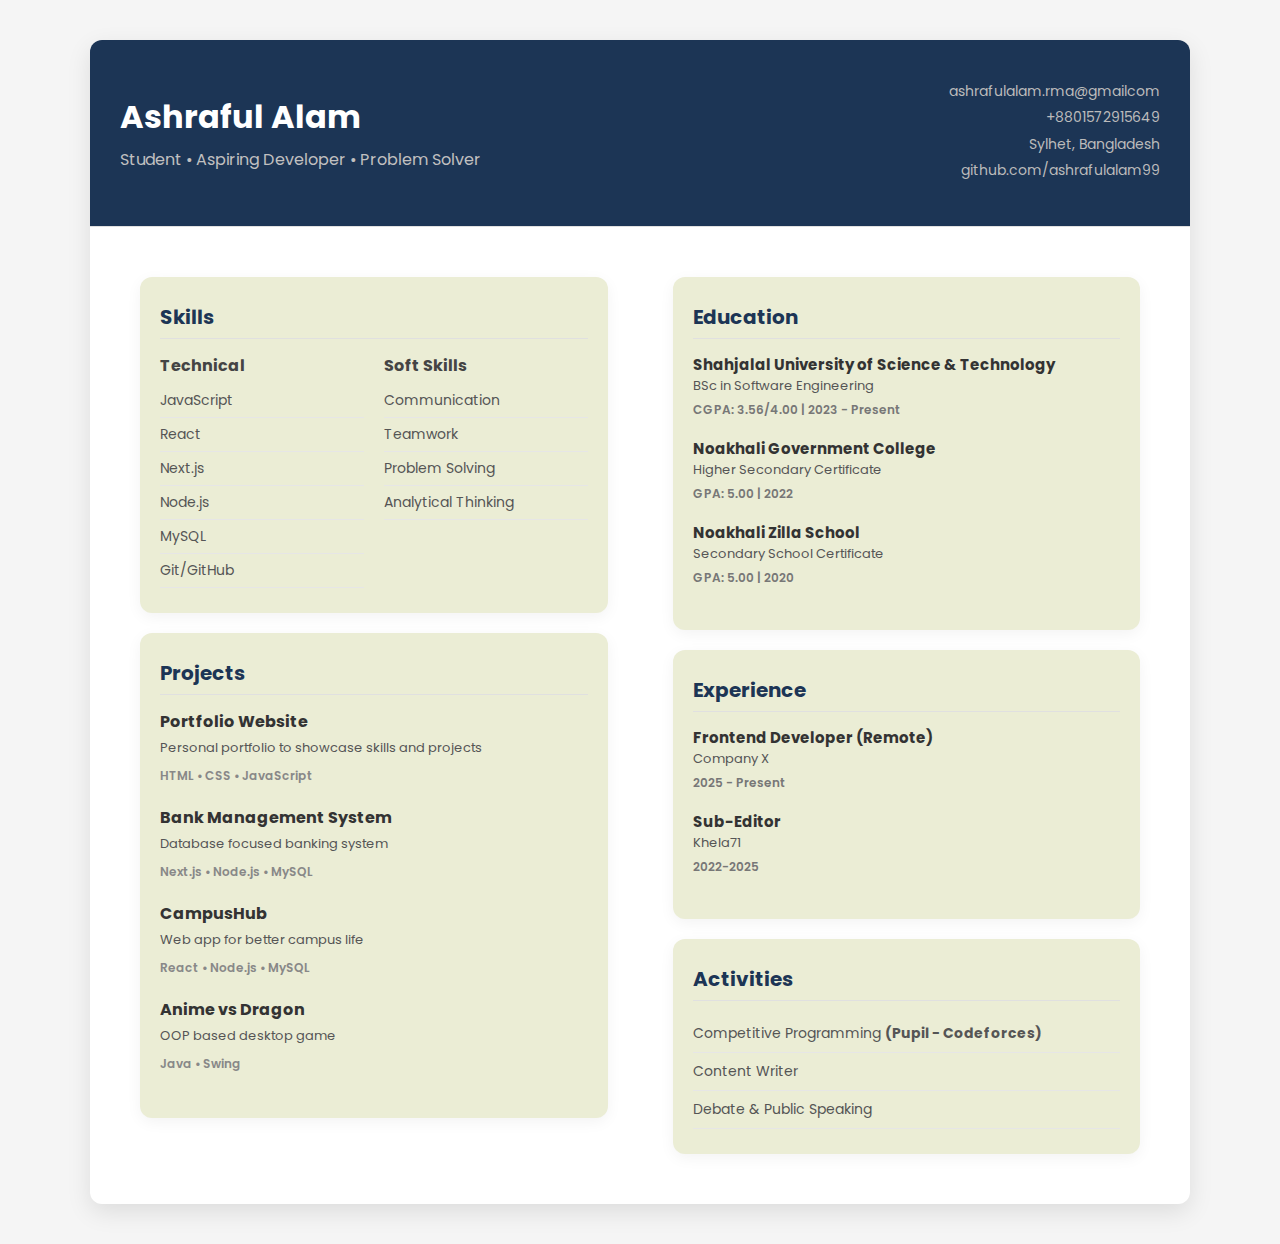
<file: index.html>
<!DOCTYPE html>
<html lang="en">

<head>
    <meta charset="UTF-8">
    <meta name="viewport" content="width=device-width, initial-scale=1.0">
    <title>Ashraful Alam CV</title>
    <link rel="stylesheet" href="resume.css">
    <link href="https://fonts.googleapis.com/css2?family=Poppins:wght@300;400;600;700&display=swap" rel="stylesheet">
</head>

<body>

    <div class="container">

        <!-- Header with name, title, and contact info -->
        <header class="header">
            <div>
                <h1>Ashraful Alam</h1>
                <p class="title">Student • Aspiring Developer • Problem Solver</p>
            </div>

            <div class="contact">
                <p>ashrafulalam.rma@gmailcom</p>
                <p>+8801572915649</p>
                <p>Sylhet, Bangladesh</p>
                <p>github.com/ashrafulalam99</p>
            </div>
        </header>

        <main class="main">

            <section class="left">

                <div class="card">
                    <h2>Skills</h2>
                    <div class="skills">
                        <div>
                            <h4>Technical</h4>
                            <ul>
                                <li>JavaScript</li>
                                <li>React</li>
                                <li>Next.js</li>
                                <li>Node.js</li>
                                <li>MySQL</li>
                                <li>Git/GitHub</li>
                            </ul>
                        </div>

                        <div>
                            <h4>Soft Skills</h4>
                            <ul>
                                <li>Communication</li>
                                <li>Teamwork</li>
                                <li>Problem Solving</li>
                                <li>Analytical Thinking</li>
                            </ul>
                        </div>
                    </div>
                </div>

                <!-- List of personal projects -->
                <div class="card">
                    <h2>Projects</h2>

                    <div class="project">
                        <h4>Portfolio Website</h4>
                        <p>Personal portfolio to showcase skills and projects</p>
                        <span>HTML • CSS • JavaScript</span>
                    </div>

                    <div class="project">
                        <h4>Bank Management System</h4>
                        <p>Database focused banking system</p>
                        <span>Next.js • Node.js • MySQL</span>
                    </div>

                    <div class="project">
                        <h4>CampusHub</h4>
                        <p>Web app for better campus life</p>
                        <span>React • Node.js • MySQL</span>
                    </div>

                    <div class="project">
                        <h4>Anime vs Dragon</h4>
                        <p>OOP based desktop game</p>
                        <span>Java • Swing</span>
                    </div>
                </div>

            </section>

            <section class="right">

                <!-- Education section -->
                <div class="card">
                    <h2>Education</h2>

                    <div class="item">
                        <h4>Shahjalal University of Science & Technology</h4>
                        <p>BSc in Software Engineering</p>
                        <span>CGPA: 3.56/4.00 | 2023 - Present</span>
                    </div>

                    <div class="item">
                        <h4>Noakhali Government College</h4>
                        <p>Higher Secondary Certificate</p>
                        <span>GPA: 5.00 | 2022</span>
                    </div>

                    <div class="item">
                        <h4>Noakhali Zilla School</h4>
                        <p>Secondary School Certificate</p>
                        <span>GPA: 5.00 | 2020</span>
                    </div>
                </div>

                <div class="card">
                    <h2>Experience</h2>

                    <div class="item">
                        <h4>Frontend Developer (Remote)</h4>
                        <p>Company X</p>
                        <span>2025 - Present</span>
                    </div>

                    <div class="item">
                        <h4>Sub-Editor</h4>
                        <p>Khela71</p>
                        <span>2022-2025</span>
                    </div>
                </div>

                <div class="card">
                    <h2>Activities</h2>
                    <ul class="activity">
                        <li>Competitive Programming <strong>(Pupil - Codeforces)</strong></li>
                        <li>Content Writer</li>
                        <li>Debate & Public Speaking</li>
                    </ul>
                </div>

            </section>

        </main>

    </div>

</body>

</html>
</file>
<file: resume.css>
* {
  margin: 0;
  padding: 0;
  box-sizing: border-box;
}

body {
  font-family: "Poppins", sans-serif;
  background: #f5f5f5;
  color: #333;
  padding: 40px 20px;
}

.container {
  max-width: 1100px;
  margin: auto;
  background: #ffffff;
  border-radius: 12px;
  box-shadow: 0 8px 25px rgba(0, 0, 0, 0.1);
  overflow: hidden;
}

.header {
  display: flex;
  justify-content: space-between;
  align-items: center;
  padding: 40px 30px;
  background: #1c3555;
  border-bottom: 1px solid #e0e0e0;
}

.header h1 {
  font-size: 32px;
  font-weight: 700;
  color: #ffffff;
}

.title {
  font-size: 16px;
  color: #c1c0c0;
  margin-top: 6px;
}

.contact {
  text-align: right;
  font-size: 14px;
  line-height: 1.6;
  color: #bbbbbb;
}

.contact p {
  margin-bottom: 4px;
}

.main {
  display: grid;
  grid-template-columns: 1fr 1fr;
  gap: 25px;
  padding: 30px;
}

.card {
  background: #ebedd5;
  border: #000000;
  border-radius: 12px;
  margin: 20px;
  padding: 25px 20px;
  box-shadow: 0 4px 15px rgba(0, 0, 0, 0.05);
  transition: transform 0.3s, box-shadow 0.3s;
}

.card:hover {
  transform: translateY(-4px);
  box-shadow: 0 10px 25px rgba(0, 0, 0, 0.08);
}

.card h2 {
  font-size: 20px;
  margin-bottom: 14px;
  color: #1c3555;
  border-bottom: 1px solid #e0e0e0;
  padding-bottom: 6px;
}

.skills {
  display: grid;
  grid-template-columns: 1fr 1fr;
  gap: 20px;
}

.skills h4 {
  margin-bottom: 6px;
  color: #444;
}

.skills ul {
  list-style: none;
}

.skills li {
  padding: 6px 0;
  font-size: 14px;
  color: #555;
  border-bottom: 1px solid #e6e6e6;
}

.project {
  margin-bottom: 18px;
}

.project h4 {
  font-size: 16px;
  margin-bottom: 4px;
  color: #333;
}

.project p {
  font-size: 13px;
  color: #555;
  margin-bottom: 4px;
}

.project span {
  font-size: 12px;
  color: #888;
  font-weight: 600;
}

.item {
  margin-bottom: 16px;
}

.item h4 {
  font-size: 15px;
  color: #333;
}

.item p {
  font-size: 13px;
  color: #555;
}

.item span {
  font-size: 12px;
  color: #777;
  font-weight: 600;
}

.activity {
  list-style: none;
}

.activity li {
  padding: 8px 0;
  border-bottom: 1px solid #e6e6e6;
  font-size: 14px;
  color: #555;
}

/* RESPONSIVE */
@media(max-width: 900px){
  .main{
    grid-template-columns: 1fr;
  }

  .header{
    flex-direction: column;
    align-items: flex-start;
    gap: 15px;
  }

  .contact{
    text-align: left;
  }
}
</file>
